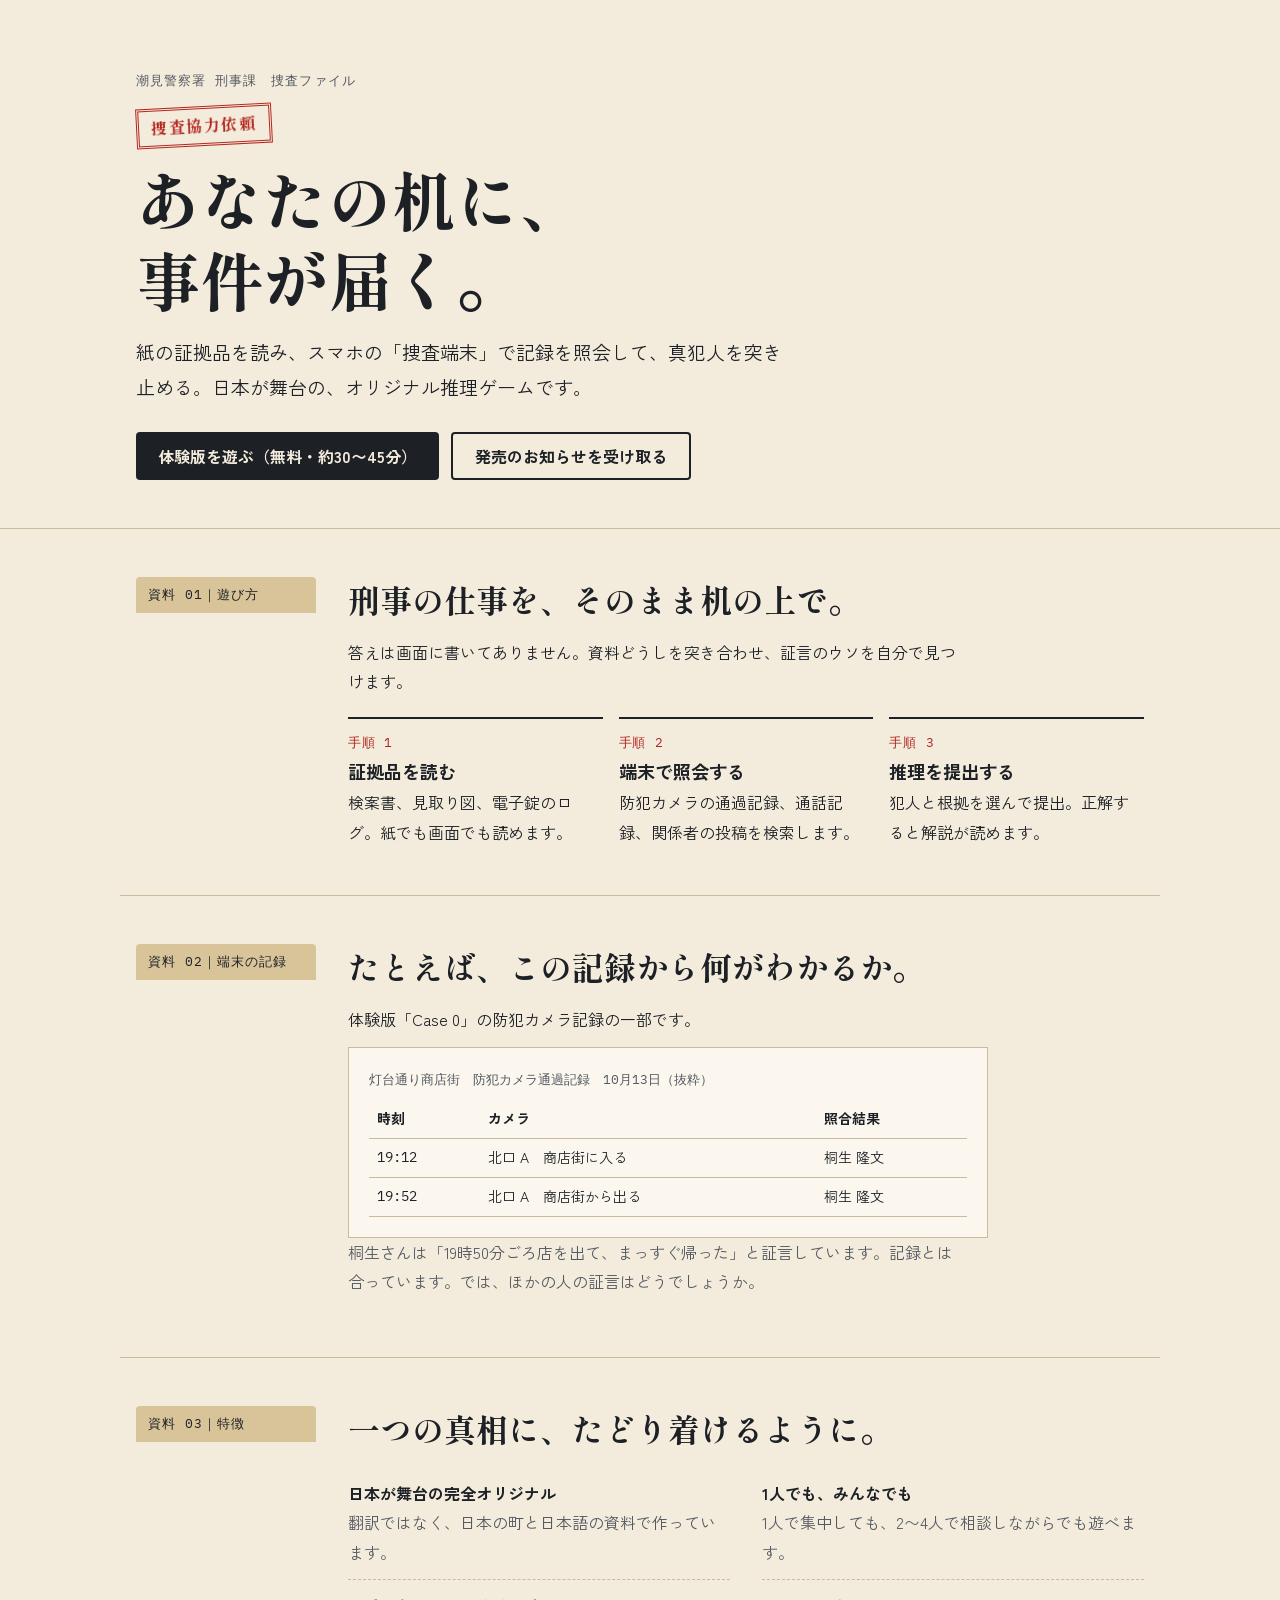
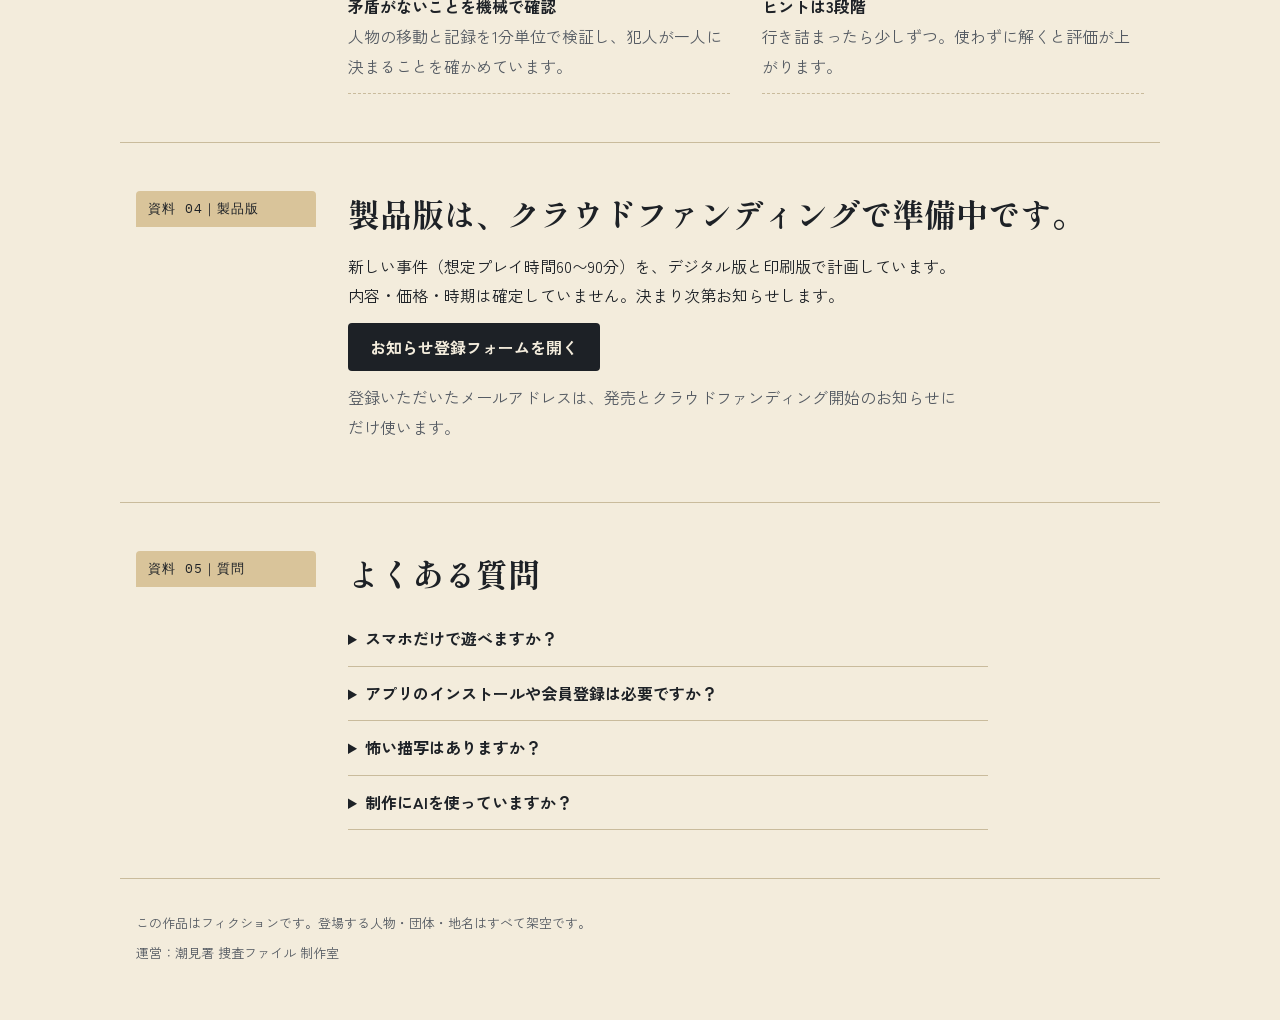
<file: index.html>
<!doctype html>
<html lang="ja">
<head>
  <meta charset="utf-8">
  <meta name="viewport" content="width=device-width, initial-scale=1">
  <title>潮見署 捜査ファイル</title>
  <meta name="description" content="紙の証拠品とスマホの捜査端末で真犯人を突き止める、日本が舞台のオリジナル推理ゲーム。体験版を無料公開中。">
  <link rel="preconnect" href="https://fonts.googleapis.com">
  <link rel="preconnect" href="https://fonts.gstatic.com" crossorigin>
  <link rel="stylesheet" href="https://fonts.googleapis.com/css2?family=Shippori+Mincho+B1:wght@600;800&family=Zen+Kaku+Gothic+New:wght@400;700&family=IBM+Plex+Mono:wght@500&display=swap">
  <style>
    /* レイアウト：捜査資料の綴じ込み。左に索引ラベル、右に資料本文。スマホでは1列 */
    :root {
      --paper: #f3ecdc;      /* 捜査ファイルの用紙 */
      --folder: #d9c49a;     /* マニラフォルダ */
      --ink: #1d2126;        /* 本文インク */
      --ink-soft: #545a62;
      --stamp: #b3261e;      /* 朱肉 */
      --rule: #c9bb9c;
      --surface: #fbf7ee;
      --font-display: "Shippori Mincho B1", "Hiragino Mincho ProN", "Yu Mincho", serif;
      --font-body: "Zen Kaku Gothic New", "Hiragino Sans", "Noto Sans JP", "Yu Gothic", sans-serif;
      --font-data: "IBM Plex Mono", ui-monospace, "SFMono-Regular", Menlo, monospace;
    }
    @media (prefers-color-scheme: dark) {
      :root:not([data-theme="light"]) {
        --paper: #17191c; --folder: #3a3326; --ink: #ebe4d4; --ink-soft: #a9a294;
        --stamp: #ef6b5f; --rule: #3b3d40; --surface: #202327; color-scheme: dark;
      }
    }
    :root[data-theme="dark"] {
      --paper: #17191c; --folder: #3a3326; --ink: #ebe4d4; --ink-soft: #a9a294;
      --stamp: #ef6b5f; --rule: #3b3d40; --surface: #202327; color-scheme: dark;
    }

    * { box-sizing: border-box; }
    html, body { margin: 0; }
    body {
      background: var(--paper); color: var(--ink);
      font-family: var(--font-body); font-size: 16px; line-height: 1.85;
      overflow-x: hidden;
    }
    a { color: inherit; }
    :focus-visible { outline: 3px solid var(--stamp); outline-offset: 3px; }
    .wrap { max-width: 1040px; margin: 0 auto; padding-left: max(16px, env(safe-area-inset-left, 0px)); padding-right: max(16px, env(safe-area-inset-right, 0px)); }

    /* ヒーロー */
    .hero { padding-block: 56px 48px; border-bottom: 1px solid var(--rule); }
    .file-no { font-family: var(--font-data); font-size: 13px; letter-spacing: .08em; color: var(--ink-soft); }
    .hero h1 {
      font-family: var(--font-display); font-weight: 800;
      font-size: clamp(34px, 7vw, 64px); line-height: 1.25; margin: 12px 0 16px; text-wrap: balance;
    }
    .hero .lead { font-size: clamp(16px, 2.2vw, 19px); max-width: 34em; margin: 0 0 28px; }
    .stamp {
      display: inline-block; font-family: var(--font-display); font-weight: 800; color: var(--stamp);
      border: 3px double var(--stamp); padding: 2px 12px; transform: rotate(-3deg); letter-spacing: .1em;
    }
    .cta { display: flex; flex-wrap: wrap; gap: 12px; }
    .btn {
      display: inline-flex; align-items: center; justify-content: center; min-height: 48px;
      padding: 0 22px; border-radius: 4px; font: 700 16px var(--font-body); text-decoration: none; cursor: pointer;
    }
    .btn.primary { background: var(--ink); color: var(--paper); }
    .btn.ghost { border: 2px solid var(--ink); color: var(--ink); background: transparent; }
    .btn[aria-disabled="true"] { opacity: .55; cursor: not-allowed; }

    /* 綴じ込みセクション */
    .sheet { display: grid; grid-template-columns: 180px minmax(0, 1fr); gap: 32px; padding-block: 48px; border-bottom: 1px solid var(--rule); }
    .tab-label {
      align-self: start; font-family: var(--font-data); font-size: 13px; letter-spacing: .08em;
      background: var(--folder); color: var(--ink); padding: 6px 12px; border-radius: 4px 4px 0 0;
    }
    .sheet h2 { font-family: var(--font-display); font-size: clamp(24px, 3.6vw, 32px); line-height: 1.4; margin: 0 0 16px; text-wrap: balance; }
    .sheet p { max-width: 38em; margin: 0 0 12px; }
    .muted { color: var(--ink-soft); }

    .steps { list-style: none; padding: 0; margin: 20px 0 0; display: grid; gap: 16px; grid-template-columns: repeat(3, minmax(0, 1fr)); counter-reset: s; }
    .steps li { counter-increment: s; border-top: 2px solid var(--ink); padding-top: 12px; }
    .steps li::before { content: "手順 " counter(s); display: block; font-family: var(--font-data); font-size: 13px; color: var(--stamp); letter-spacing: .06em; }
    .steps strong { display: block; font-size: 18px; }

    .facts { display: grid; grid-template-columns: repeat(2, minmax(0, 1fr)); gap: 0 32px; margin: 8px 0 0; }
    .facts div { border-bottom: 1px dashed var(--rule); padding: 12px 0; }
    .facts dt { font-weight: 700; }
    .facts dd { margin: 0; color: var(--ink-soft); }

    .record { background: var(--surface); border: 1px solid var(--rule); padding: 20px; max-width: 40em; }
    .record table { width: 100%; border-collapse: collapse; font-size: 14px; }
    .record th, .record td { text-align: left; padding: 6px 8px; border-bottom: 1px solid var(--rule); }
    .record td:first-child { font-family: var(--font-data); font-variant-numeric: tabular-nums; white-space: nowrap; }
    .record caption { text-align: left; font-family: var(--font-data); font-size: 13px; color: var(--ink-soft); padding-bottom: 8px; }
    .table-wrap { overflow-x: auto; }

    details { border-bottom: 1px solid var(--rule); padding: 12px 0; max-width: 40em; }
    summary { cursor: pointer; font-weight: 700; }
    details p { margin: 8px 0 0; }

    footer { padding-block: 32px 48px; font-size: 13px; color: var(--ink-soft); }
    footer p { margin: 0 0 6px; }

    @media (max-width: 720px) {
      .sheet { grid-template-columns: minmax(0, 1fr); gap: 12px; padding-block: 36px; }
      .tab-label { justify-self: start; }
      .steps, .facts { grid-template-columns: minmax(0, 1fr); }
      .btn { width: 100%; }
    }
    @media (prefers-reduced-motion: no-preference) {
      .stamp { animation: press .5s ease-out .2s both; }
      @keyframes press { from { transform: rotate(-3deg) scale(1.4); opacity: 0; } to { transform: rotate(-3deg) scale(1); opacity: 1; } }
    }
  </style>
</head>
<body>
  <header class="hero">
    <div class="wrap">
      <p class="file-no">潮見警察署 刑事課　捜査ファイル</p>
      <span class="stamp">捜査協力依頼</span>
      <h1>あなたの机に、<br>事件が届く。</h1>
      <p class="lead">紙の証拠品を読み、スマホの「捜査端末」で記録を照会して、真犯人を突き止める。日本が舞台の、オリジナル推理ゲームです。</p>
      <div class="cta">
        <a class="btn primary" href="play/" id="ctaPlay">体験版を遊ぶ（無料・約30〜45分）</a>
        <a class="btn ghost" id="ctaSignup" href="#signup">発売のお知らせを受け取る</a>
      </div>
    </div>
  </header>

  <main>
    <section class="wrap sheet" aria-labelledby="how">
      <div class="tab-label">資料 01｜遊び方</div>
      <div>
        <h2 id="how">刑事の仕事を、そのまま机の上で。</h2>
        <p>答えは画面に書いてありません。資料どうしを突き合わせ、証言のウソを自分で見つけます。</p>
        <ol class="steps">
          <li><strong>証拠品を読む</strong>検案書、見取り図、電子錠のログ。紙でも画面でも読めます。</li>
          <li><strong>端末で照会する</strong>防犯カメラの通過記録、通話記録、関係者の投稿を検索します。</li>
          <li><strong>推理を提出する</strong>犯人と根拠を選んで提出。正解すると解説が読めます。</li>
        </ol>
      </div>
    </section>

    <section class="wrap sheet" aria-labelledby="sample">
      <div class="tab-label">資料 02｜端末の記録</div>
      <div>
        <h2 id="sample">たとえば、この記録から何がわかるか。</h2>
        <p>体験版「Case 0」の防犯カメラ記録の一部です。</p>
        <div class="record">
          <div class="table-wrap">
            <table>
              <caption>灯台通り商店街　防犯カメラ通過記録　10月13日（抜粋）</caption>
              <thead><tr><th scope="col">時刻</th><th scope="col">カメラ</th><th scope="col">照合結果</th></tr></thead>
              <tbody>
                <tr><td>19:12</td><td>北口 A　商店街に入る</td><td>桐生 隆文</td></tr>
                <tr><td>19:52</td><td>北口 A　商店街から出る</td><td>桐生 隆文</td></tr>
              </tbody>
            </table>
          </div>
        </div>
        <p class="muted">桐生さんは「19時50分ごろ店を出て、まっすぐ帰った」と証言しています。記録とは合っています。では、ほかの人の証言はどうでしょうか。</p>
      </div>
    </section>

    <section class="wrap sheet" aria-labelledby="features">
      <div class="tab-label">資料 03｜特徴</div>
      <div>
        <h2 id="features">一つの真相に、たどり着けるように。</h2>
        <dl class="facts">
          <div><dt>日本が舞台の完全オリジナル</dt><dd>翻訳ではなく、日本の町と日本語の資料で作っています。</dd></div>
          <div><dt>1人でも、みんなでも</dt><dd>1人で集中しても、2〜4人で相談しながらでも遊べます。</dd></div>
          <div><dt>矛盾がないことを機械で確認</dt><dd>人物の移動と記録を1分単位で検証し、犯人が一人に決まることを確かめています。</dd></div>
          <div><dt>ヒントは3段階</dt><dd>行き詰まったら少しずつ。使わずに解くと評価が上がります。</dd></div>
        </dl>
      </div>
    </section>

    <section class="wrap sheet" aria-labelledby="signup">
      <div class="tab-label">資料 04｜製品版</div>
      <div>
        <h2 id="signup">製品版は、クラウドファンディングで準備中です。</h2>
        <p>新しい事件（想定プレイ時間60〜90分）を、デジタル版と印刷版で計画しています。内容・価格・時期は確定していません。決まり次第お知らせします。</p>
        <p><a class="btn primary" id="signupLink" aria-disabled="true" role="link">お知らせ登録フォーム（準備中）</a></p>
        <p class="muted">登録いただいたメールアドレスは、発売とクラウドファンディング開始のお知らせにだけ使います。</p>
      </div>
    </section>

    <section class="wrap sheet" aria-labelledby="faq">
      <div class="tab-label">資料 05｜質問</div>
      <div>
        <h2 id="faq">よくある質問</h2>
        <details><summary>スマホだけで遊べますか？</summary><p>はい。証拠品はすべて端末の中でも読めます。印刷は好みでどうぞ。</p></details>
        <details><summary>アプリのインストールや会員登録は必要ですか？</summary><p>不要です。ブラウザで開くだけで遊べます。進み具合はお使いの端末の中にだけ保存されます。</p></details>
        <details><summary>怖い描写はありますか？</summary><p>事件は扱いますが、残酷な描写はしていません。</p></details>
        <details><summary>制作にAIを使っていますか？</summary><p>はい。シナリオの文章とプログラムの制作にAIを使い、矛盾の検証を自動テストで行っています。公開前に、人によるテストプレイでも確認します。</p></details>
      </div>
    </section>
  </main>

  <footer class="wrap">
    <p>この作品はフィクションです。登場する人物・団体・地名はすべて架空です。</p>
    <p>運営：潮見署 捜査ファイル 制作室</p>
  </footer>
  <script>
    // アンケート／登録フォームのURLが決まったらここに設定する
    window.SIGNUP_URL = "https://docs.google.com/forms/d/e/1FAIpQLScRokcDfhjvwuOhZ-O7tfYH8JH3yPf3SVJQbfSzDrbhlscqkQ/viewform";
    (function () {
      var a = document.getElementById("signupLink");
      if (window.SIGNUP_URL) {
        a.href = window.SIGNUP_URL; a.target = "_blank"; a.rel = "noopener";
        a.removeAttribute("aria-disabled"); a.removeAttribute("role");
        a.textContent = "お知らせ登録フォームを開く";
      }
    })();
  </script>
</body>
</html>
</file>
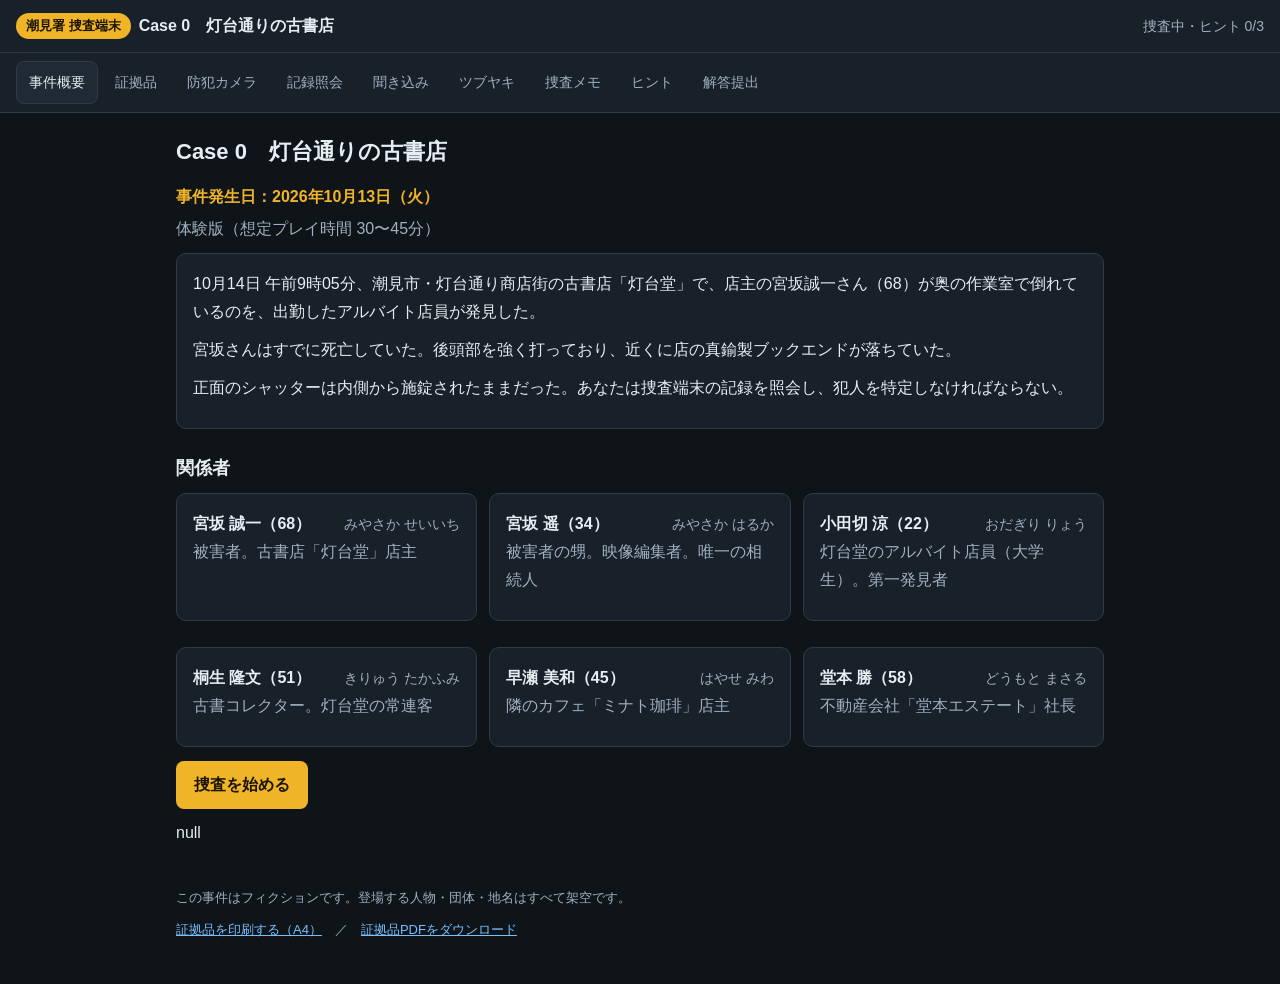
<file: play/index.html>
<!doctype html>
<html lang="ja">
<head>
  <meta charset="utf-8">
  <meta name="viewport" content="width=device-width, initial-scale=1">
  <title>捜査端末 Case 0｜灯台通りの古書店（体験版）</title>
  <meta name="description" content="証拠品と捜査端末で事件を解く、推理ゲームの体験版。">
  <link rel="stylesheet" href="css/style.css">
</head>
<body>
  <header class="topbar">
    <div class="brand">
      <span class="badge">潮見署 捜査端末</span>
      <span class="case-title" id="caseTitle"></span>
    </div>
    <div class="status" id="status" aria-live="polite"></div>
  </header>

  <nav class="tabs" role="tablist" aria-label="捜査メニュー" id="tabs"></nav>

  <main id="main" tabindex="-1"></main>

  <footer class="foot">
    <p id="disclaimer"></p>
    <p><a href="print.html" target="_blank" rel="noopener">証拠品を印刷する（A4）</a>　／　<a href="downloads/case0-evidence.pdf" download>証拠品PDFをダウンロード</a></p>
  </footer>

  <script src="js/config.js"></script>
  <script src="data/case0.js"></script>
  <script src="js/map.js"></script>
  <script src="js/app.js"></script>
</body>
</html>
</file>
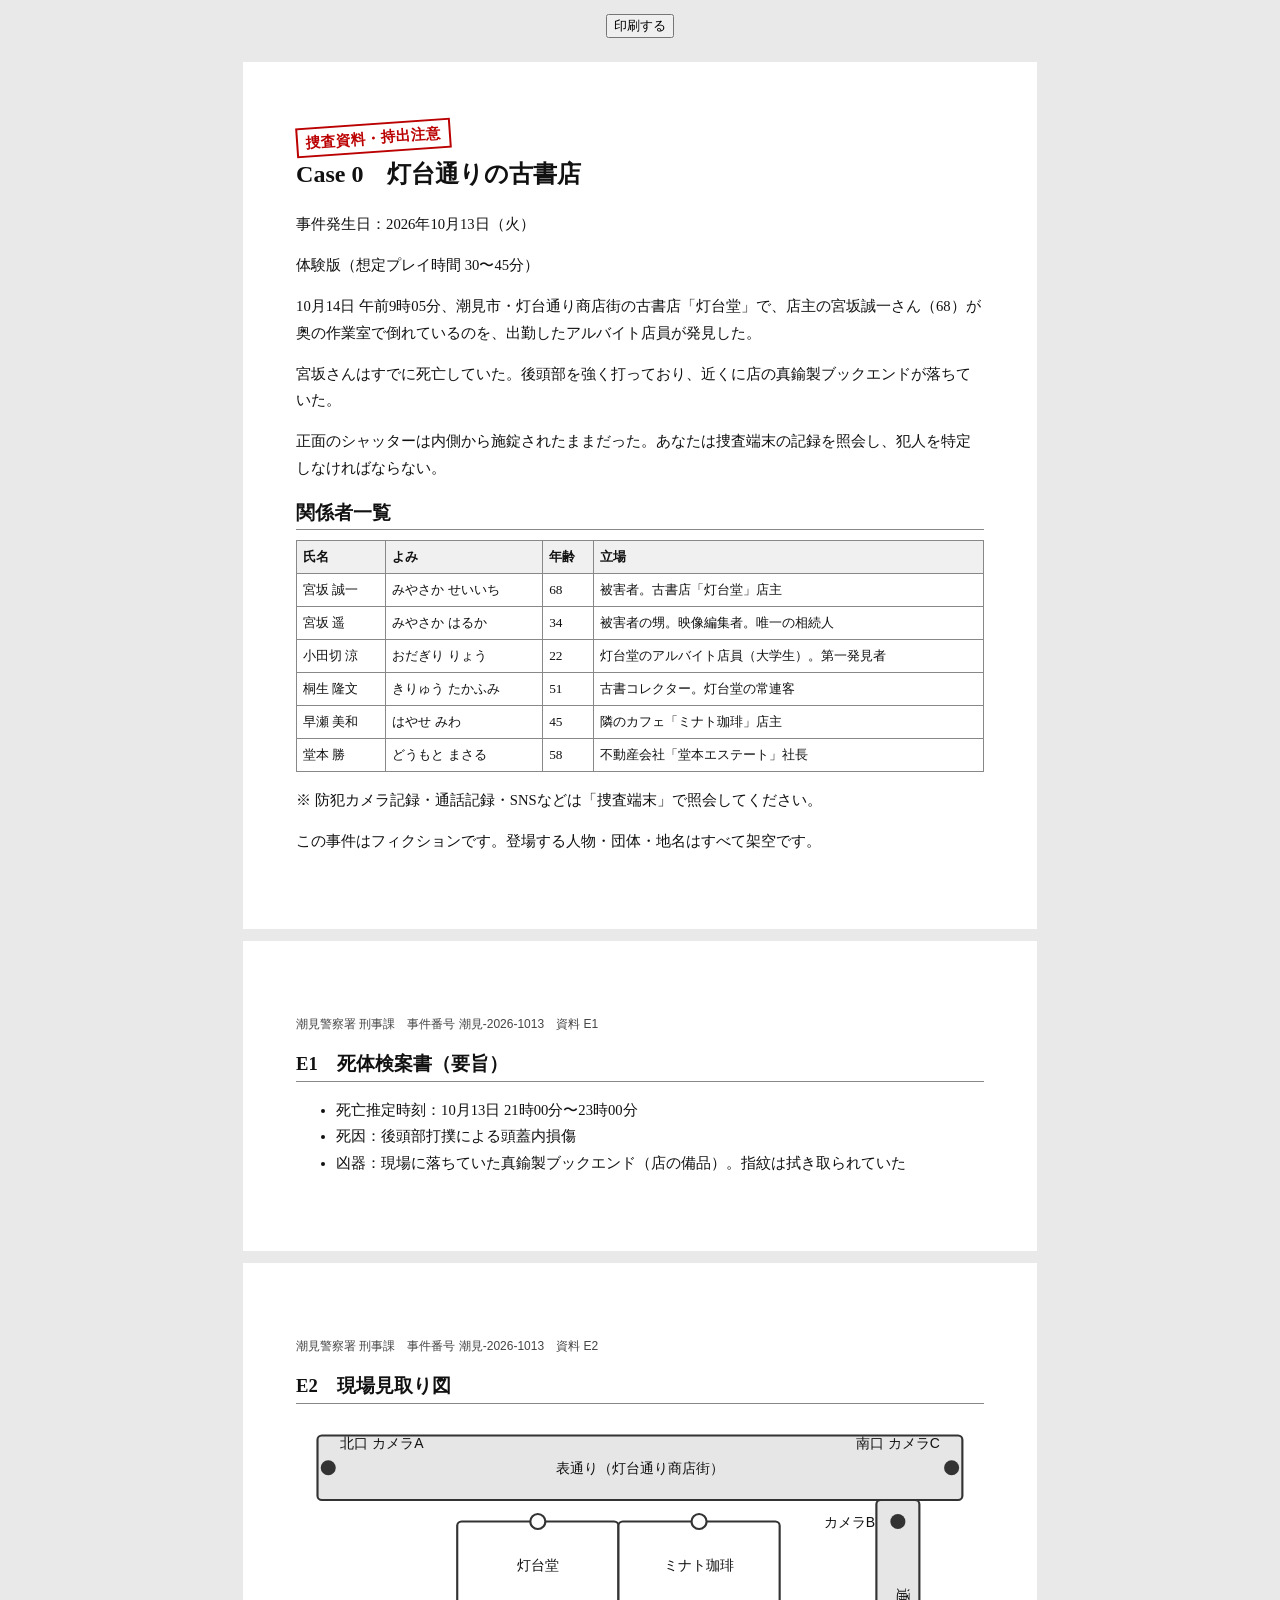
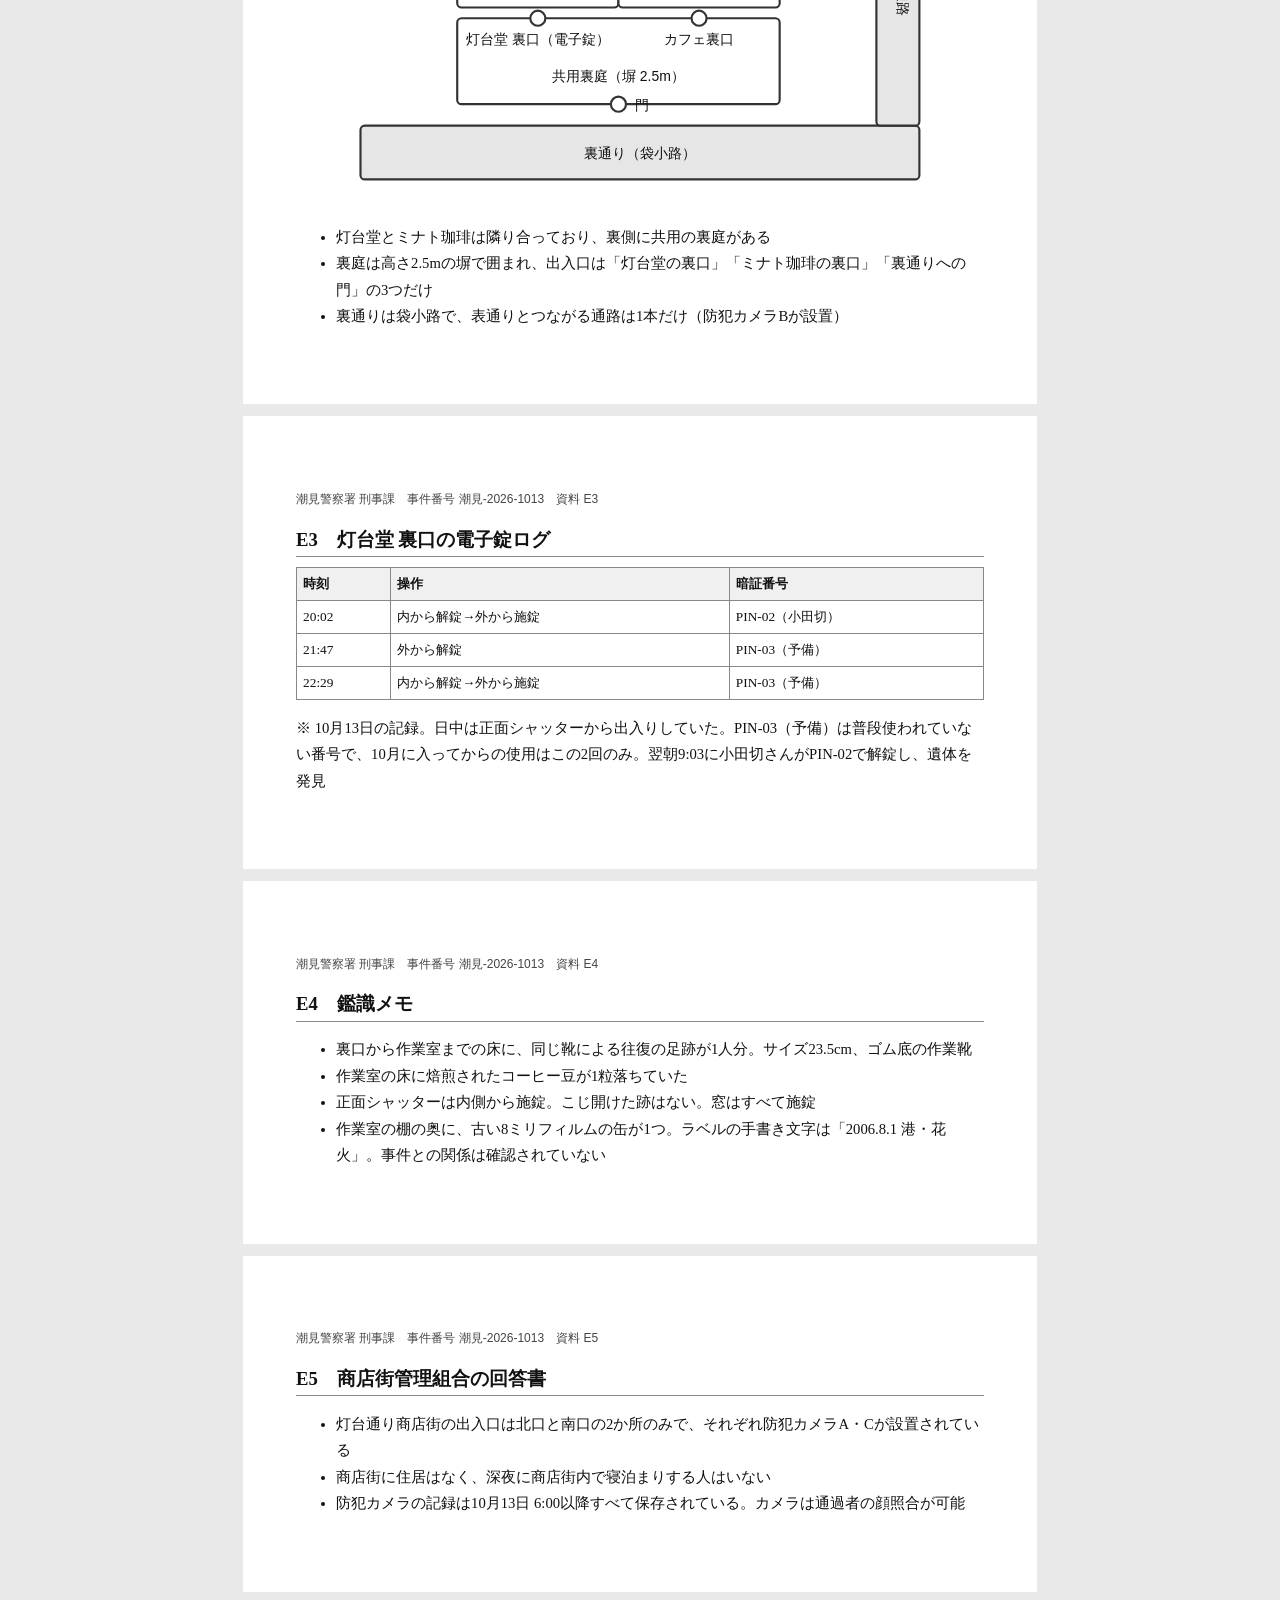
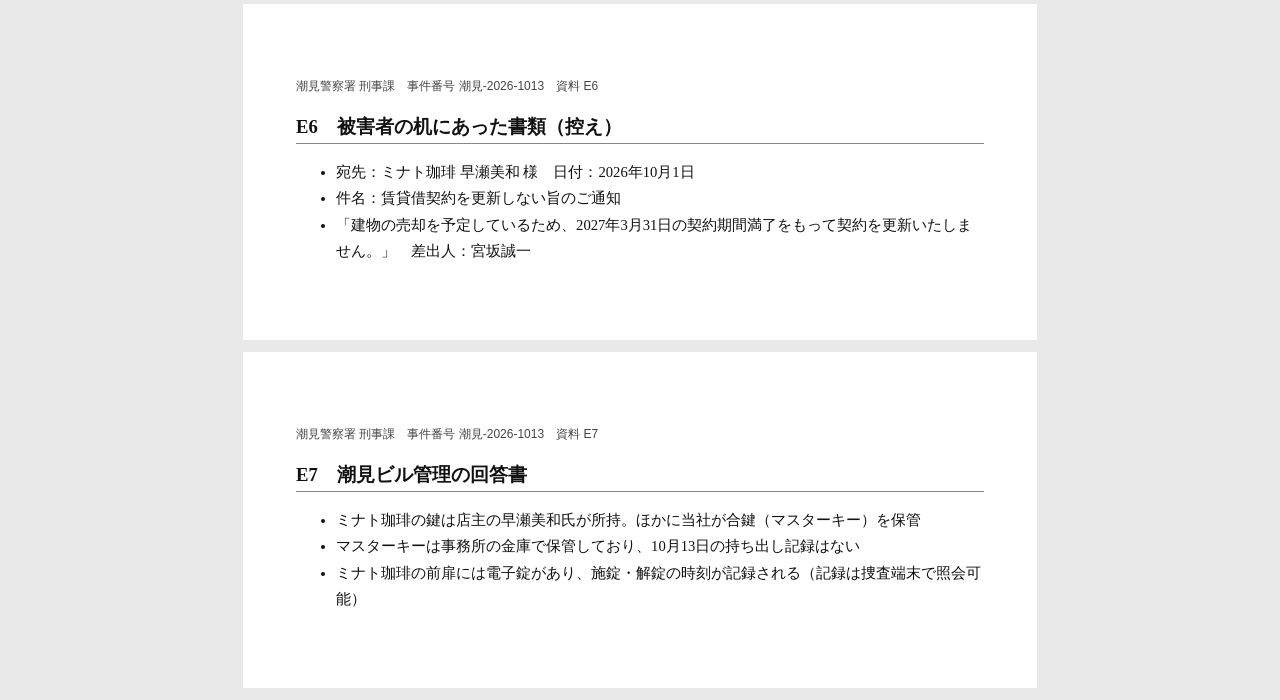
<file: play/print.html>
<!doctype html>
<html lang="ja">
<head>
  <meta charset="utf-8">
  <meta name="viewport" content="width=device-width, initial-scale=1">
  <title>証拠品ファイル Case 0（印刷用）</title>
  <style>
    @page { size: A4; margin: 16mm 14mm; }
    :root { --ink: #111; --line: #888; --paper: #fff; }
    * { box-sizing: border-box; }
    body { margin: 0; background: #e9e9e9; color: var(--ink);
      font-family: "Hiragino Mincho ProN", "Noto Serif JP", "Yu Mincho", serif; line-height: 1.8; font-size: 11pt; }
    .sheet { background: var(--paper); max-width: 210mm; margin: 12px auto; padding: 16mm 14mm; }
    .sheet + .sheet { page-break-before: always; break-before: page; }
    .stamp { display: inline-block; border: 2px solid #b00; color: #b00; padding: 0 8px; font-weight: 700; transform: rotate(-4deg); }
    h1 { font-size: 18pt; margin: 0 0 8px; } h2 { font-size: 14pt; border-bottom: 1px solid var(--line); margin: 0 0 10px; }
    .meta { font-family: sans-serif; font-size: 9pt; color: #444; }
    table { border-collapse: collapse; width: 100%; font-size: 10pt; margin: 6px 0; }
    th, td { border: 1px solid var(--line); padding: 4px 6px; text-align: left; }
    th { background: #f0f0f0; }
    svg { width: 100%; height: auto; }
    svg text { font-size: 13px; fill: #111; font-family: sans-serif; }
    svg .area { fill: #fff; stroke: #333; stroke-width: 2; }
    svg .alley { fill: #e6e6e6; }
    svg .cam { fill: #333; } svg .door { fill: #fff; stroke: #333; stroke-width: 2; }
    .toolbar { text-align: center; padding: 12px; font-family: sans-serif; }
    @media print { body { background: none; } .sheet { margin: 0; padding: 0; max-width: none; } .toolbar { display: none; } }
  </style>
</head>
<body>
  <div class="toolbar"><button onclick="window.print()">印刷する</button></div>
  <div id="root"></div>
  <script src="data/case0.js"></script>
  <script src="js/map.js"></script>
  <script>
    (function () {
      const D = window.CASE0, root = document.getElementById("root");
      const el = (tag, text) => { const e = document.createElement(tag); if (text != null) e.textContent = text; return e; };
      function sheet(title, idLabel) {
        const s = el("section"); s.className = "sheet";
        const meta = el("p", `潮見警察署 刑事課　事件番号 潮見-2026-1013　資料 ${idLabel}`); meta.className = "meta";
        s.append(meta, el("h2", title)); root.append(s); return s;
      }
      // 表紙
      const cover = el("section"); cover.className = "sheet";
      const st = el("span", "捜査資料・持出注意"); st.className = "stamp";
      const [yy, mm, dd] = D.date.split("-").map(Number);
      const wd = "日月火水木金土"[new Date(Date.UTC(yy, mm - 1, dd)).getUTCDay()];
      cover.append(st, el("h1", D.title), el("p", `事件発生日：${yy}年${mm}月${dd}日（${wd}）`), el("p", D.subtitle));
      D.briefing.forEach((p) => cover.append(el("p", p)));
      cover.append(el("h2", "関係者一覧"));
      const t = el("table"); const head = el("tr");
      ["氏名", "よみ", "年齢", "立場"].forEach((c) => head.append(el("th", c))); t.append(head);
      Object.values(D.people).forEach((p) => { const r = el("tr"); [p.name, p.kana, p.age, p.role].forEach((c) => r.append(el("td", c))); t.append(r); });
      cover.append(t, el("p", "※ 防犯カメラ記録・通話記録・SNSなどは「捜査端末」で照会してください。"), el("p", D.disclaimer));
      root.append(cover);
      // 証拠品
      D.evidence.forEach((e) => {
        const s = sheet(`${e.id}　${e.title}`, e.id);
        if (e.type === "map") s.append(window.buildMapSvg());
        if (e.type === "table") {
          const tb = el("table"); const hr = el("tr"); e.columns.forEach((c) => hr.append(el("th", c))); tb.append(hr);
          e.rows.forEach((row) => { const r = el("tr"); row.forEach((c) => r.append(el("td", c))); tb.append(r); });
          s.append(tb);
        }
        if (e.body) { const ul = el("ul"); e.body.forEach((b) => ul.append(el("li", b))); s.append(ul); }
        if (e.note) s.append(el("p", "※ " + e.note));
      });
      document.documentElement.dataset.ready = "1";
    })();
  </script>
</body>
</html>
</file>
<file: play/css/style.css>
:root {
  color-scheme: dark;
  --bg: #0f1419;
  --panel: #182029;
  --panel-2: #1f2a35;
  --line: #2e3c4a;
  --text: #e6edf3;
  --muted: #9fb0c0;
  --accent: #f0b429;
  --accent-ink: #1b1400;
  --ok: #3fb950;
  --ng: #f85149;
  --focus: #79c0ff;
  --radius: 10px;
  font-family: "Hiragino Sans", "Noto Sans JP", "Yu Gothic", "Meiryo", sans-serif;
}

* { box-sizing: border-box; }
html, body { margin: 0; }
body {
  background: var(--bg);
  color: var(--text);
  line-height: 1.75;
  font-size: 16px;
  overflow-x: hidden;
}
a { color: var(--focus); }
:focus-visible { outline: 3px solid var(--focus); outline-offset: 2px; }
main:focus, main:focus-visible { outline: none; }

.topbar {
  display: flex; flex-wrap: wrap; gap: 8px 16px;
  justify-content: space-between; align-items: center;
  padding: 12px 16px; border-bottom: 1px solid var(--line);
  background: var(--panel);
}
.brand { display: flex; flex-wrap: wrap; gap: 8px; align-items: center; }
.badge {
  background: var(--accent); color: var(--accent-ink);
  font-weight: 700; padding: 2px 10px; border-radius: 999px; font-size: 13px;
}
.case-title { font-weight: 700; }
.status { color: var(--muted); font-size: 14px; }

.tabs {
  display: flex; gap: 4px; overflow-x: auto; padding: 8px 16px;
  border-bottom: 1px solid var(--line); background: var(--panel);
  scrollbar-width: thin;
}
.tabs button {
  flex: 0 0 auto; background: transparent; color: var(--muted);
  border: 1px solid transparent; border-radius: 8px;
  padding: 8px 12px; font: inherit; font-size: 14px; cursor: pointer;
}
.tabs button[aria-selected="true"] {
  color: var(--text); background: var(--panel-2); border-color: var(--line);
}

main { max-width: 960px; margin: 0 auto; padding: 20px 16px 40px; }
h1 { font-size: 22px; margin: 0 0 12px; }
h2 { font-size: 18px; margin: 24px 0 8px; }
p { margin: 0 0 10px; }
.muted { color: var(--muted); }
.case-date { font-weight: 700; color: var(--accent); margin-bottom: 4px; font-variant-numeric: tabular-nums; }

.card {
  background: var(--panel); border: 1px solid var(--line);
  border-radius: var(--radius); padding: 16px; margin-bottom: 14px;
}
.card h2 { margin-top: 0; }
.grid { display: grid; gap: 12px; grid-template-columns: repeat(auto-fill, minmax(260px, 1fr)); }

.btn {
  display: inline-block; font: inherit; cursor: pointer;
  background: var(--accent); color: var(--accent-ink); font-weight: 700;
  border: 0; border-radius: 8px; padding: 10px 18px;
}
.btn.secondary { background: var(--panel-2); color: var(--text); border: 1px solid var(--line); }
.btn:disabled { opacity: .5; cursor: not-allowed; }

.table-wrap { overflow-x: auto; }
table { border-collapse: collapse; width: 100%; font-size: 14px; }
th, td { text-align: left; padding: 8px 10px; border-bottom: 1px solid var(--line); vertical-align: top; }
th { color: var(--muted); font-weight: 600; white-space: nowrap; }
td.time { font-variant-numeric: tabular-nums; white-space: nowrap; }

form.search { display: flex; flex-wrap: wrap; gap: 8px 12px; align-items: end; margin-bottom: 12px; }
label { display: flex; flex-direction: column; font-size: 13px; color: var(--muted); gap: 4px; }
select, input[type="time"], input[type="text"], textarea {
  font: inherit; color: var(--text); background: var(--panel-2);
  border: 1px solid var(--line); border-radius: 8px; padding: 8px 10px; min-width: 0;
}
textarea { width: 100%; min-height: 220px; resize: vertical; }

.person { display: flex; justify-content: space-between; gap: 8px; align-items: baseline; flex-wrap: wrap; }
.person .role { color: var(--muted); font-size: 14px; }
blockquote { margin: 8px 0; padding: 8px 12px; border-left: 3px solid var(--accent); background: var(--panel-2); border-radius: 0 8px 8px 0; }

.post { border-bottom: 1px solid var(--line); padding: 12px 0; }
.post:last-child { border-bottom: 0; }
.post .meta { color: var(--muted); font-size: 13px; }
.post .media { font-size: 13px; color: var(--muted); border: 1px dashed var(--line); padding: 6px 10px; border-radius: 6px; margin-top: 6px; }

.hint { margin-bottom: 10px; }
fieldset { border: 1px solid var(--line); border-radius: var(--radius); padding: 12px 16px; margin: 0 0 14px; }
legend { font-weight: 700; padding: 0 6px; }
.opt { display: flex; flex-direction: row; gap: 8px; align-items: flex-start; color: var(--text); font-size: 15px; padding: 4px 0; }
.opt input { margin-top: 6px; }

.result { border-radius: var(--radius); padding: 16px; margin-top: 16px; }
.result.ok { background: rgba(63,185,80,.12); border: 1px solid var(--ok); }
.result.ng { background: rgba(248,81,73,.12); border: 1px solid var(--ng); }
.rank { font-size: 28px; font-weight: 800; }

.map svg { width: 100%; height: auto; max-width: 640px; display: block; }
.map text { font-size: 13px; fill: var(--text); font-family: inherit; }
.map .area { fill: var(--panel-2); stroke: var(--line); stroke-width: 2; }
.map .alley { fill: #26313c; }
.map .cam { fill: var(--accent); }
.map .door { fill: var(--focus); }

.foot { max-width: 960px; margin: 0 auto; padding: 0 16px 32px; color: var(--muted); font-size: 13px; }

@media (max-width: 480px) {
  h1 { font-size: 20px; }
  .btn { width: 100%; }
}
</file>
